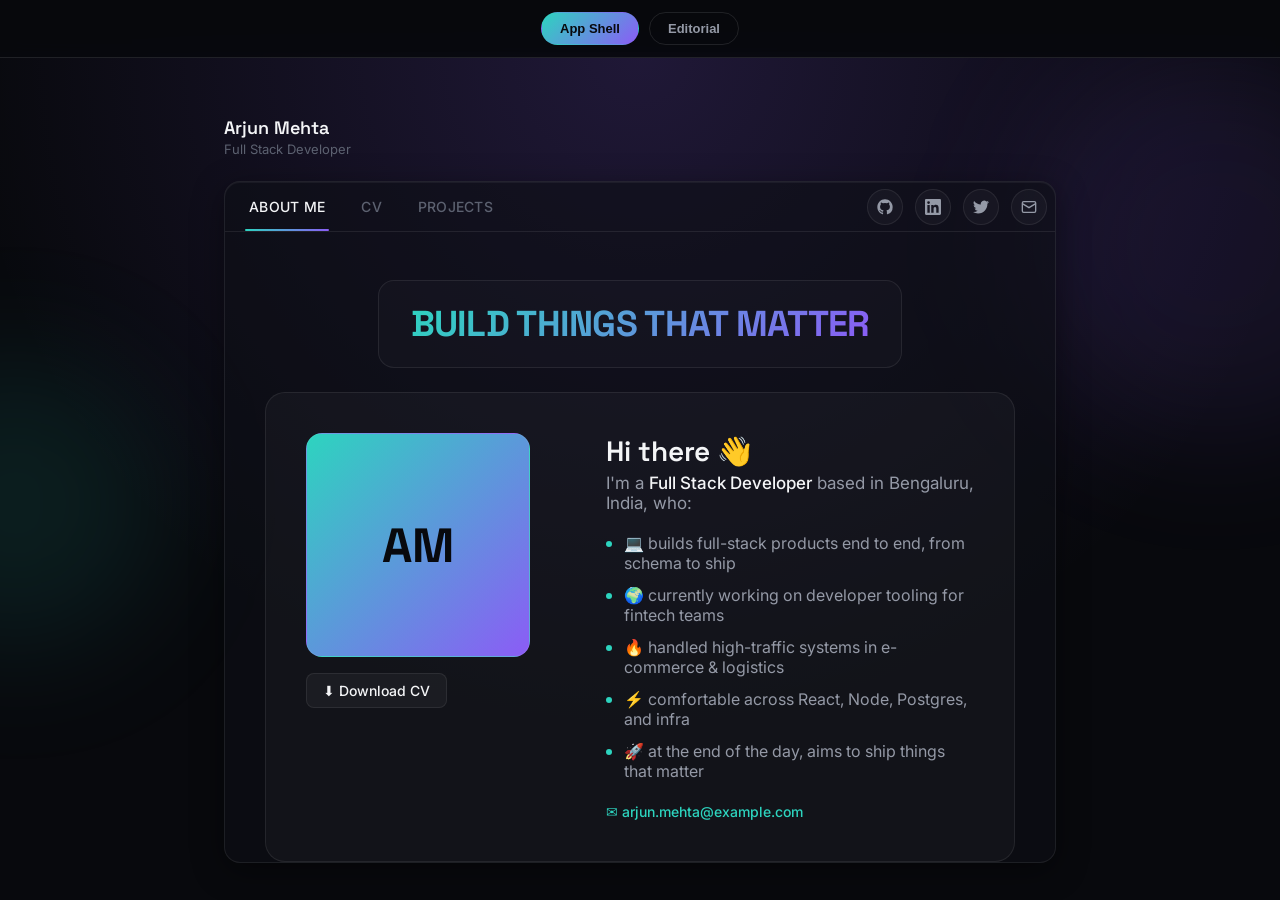
<file: index.html>
<!DOCTYPE html>
<html lang="en">
<head>
<meta charset="UTF-8">
<meta name="viewport" content="width=device-width, initial-scale=1.0">
<title>Portfolio — ResumeAI</title>
<style>
  :root{ --bg:#08090D; --text:#F4F5F7; --teal:#2DD4BF; --violet:#8B5CF6; --line:rgba(255,255,255,0.10); }
  *{box-sizing:border-box;}
  html,body{margin:0;padding:0;background:var(--bg);height:100%;font-family:'Inter',sans-serif;}
  .switcher-bar{
    position:fixed; top:0; left:0; right:0; z-index:100;
    display:flex; align-items:center; justify-content:center; gap:10px;
    padding:12px; background:rgba(8,9,13,0.85); backdrop-filter:blur(10px);
    border-bottom:1px solid var(--line);
  }
  .switcher-btn{
    appearance:none; border:1px solid var(--line); background:transparent; color:#9499A6;
    padding:8px 18px; border-radius:999px; font-size:13px; font-weight:600; cursor:pointer;
    transition:all .15s ease; font-family:inherit;
  }
  .switcher-btn:hover{ color:var(--text); border-color:var(--teal); }
  .switcher-btn.active{
    color:#08090D; background:linear-gradient(135deg,var(--teal),var(--violet)); border-color:transparent;
  }
  .pf-frame-wrap{ position:fixed; top:52px; left:0; right:0; bottom:0; }
  iframe{ width:100%; height:100%; border:0; display:block; background:var(--bg); }
</style>
</head>
<body>

<div class="switcher-bar">
  <button class="switcher-btn active" id="btn-appshell" onclick="switchTemplate('appshell')">App Shell</button>
  <button class="switcher-btn" id="btn-editorial" onclick="switchTemplate('editorial')">Editorial</button>
</div>

<div class="pf-frame-wrap">
  <iframe id="pf-frame" src="app-shell.html" title="Portfolio preview"></iframe>
</div>

<script>
  const FRAME = document.getElementById('pf-frame');
  const SRC = { appshell: 'app-shell.html', editorial: 'editorial.html' };

  function switchTemplate(key) {
    FRAME.src = SRC[key];
    document.getElementById('btn-appshell').classList.toggle('active', key === 'appshell');
    document.getElementById('btn-editorial').classList.toggle('active', key === 'editorial');
  }

  // Allow linking directly to a template, e.g. portfolio/?t=editorial
  const params = new URLSearchParams(window.location.search);
  const initial = params.get('t');
  if (initial && SRC[initial]) switchTemplate(initial);
</script>

</body>
</html>
</file>
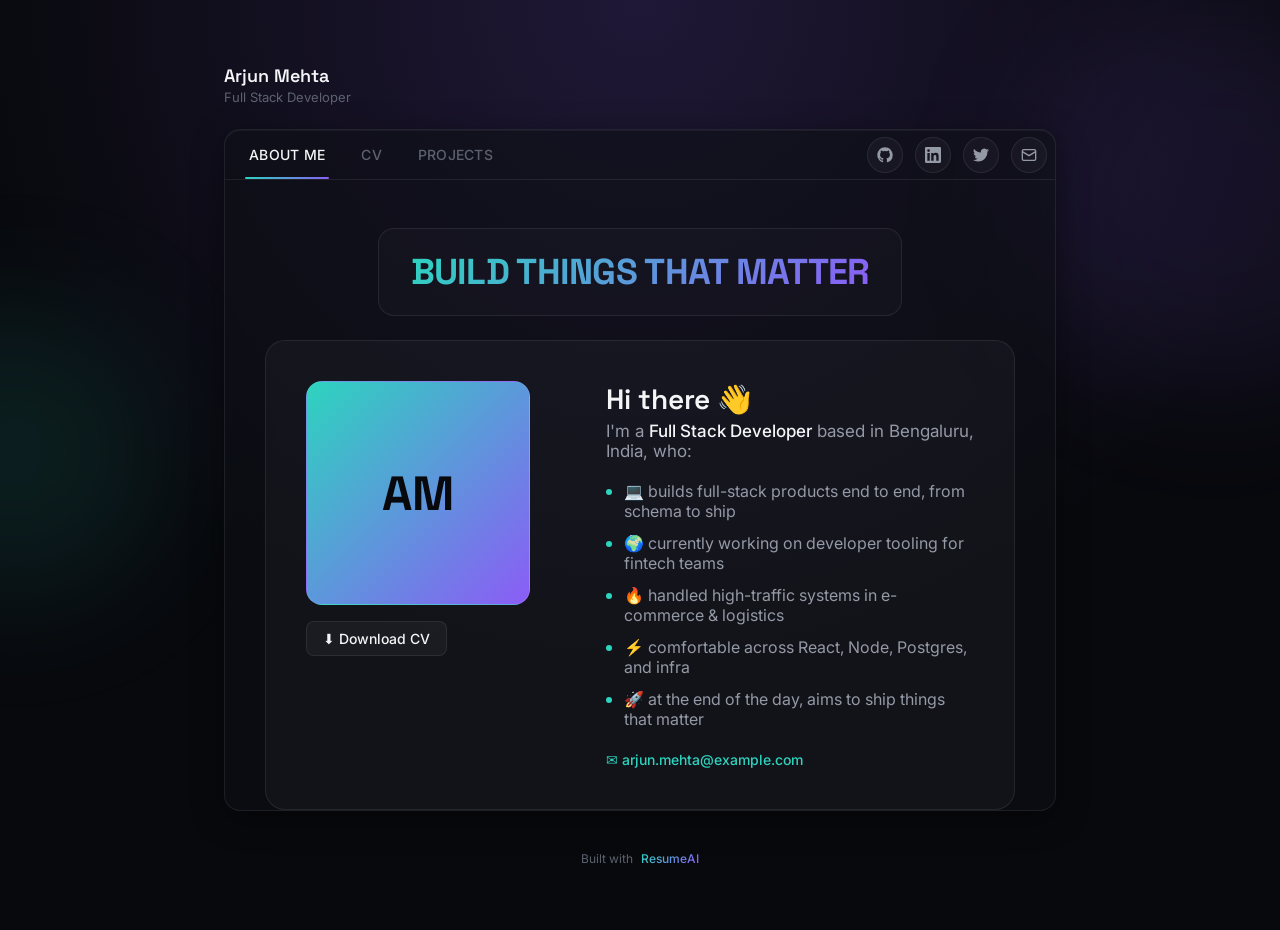
<file: app-shell.html>
<!DOCTYPE html>
<html lang="en">
<head>
<meta charset="UTF-8">
<meta name="viewport" content="width=device-width, initial-scale=1.0">
<title>Portfolio — App Shell</title>
<link rel="stylesheet" href="app-shell.css">
</head>
<body>

<div class="pf-page">
  <div class="pf-glow"></div>
  <div class="pf-glow-l"></div>
  <div class="pf-glow-r"></div>

  <div class="pf-container">
    <header class="pf-header">
      <div>
        <div class="pf-name" id="pf-name"></div>
        <div class="pf-headline" id="pf-headline"></div>
      </div>
    </header>

    <div class="pf-card">
      <nav class="pf-nav">
        <div class="pf-tabs">
          <button class="pf-tab active" data-tab="about">ABOUT ME</button>
          <button class="pf-tab" data-tab="cv">CV</button>
          <button class="pf-tab" data-tab="projects">PROJECTS</button>
        </div>
        <div class="pf-socials" id="pf-socials"></div>
      </nav>

      <div class="pf-panel">
        <!-- ABOUT -->
        <div class="pf-tabpanel active" data-panel="about" id="panel-about"></div>
        <!-- CV -->
        <div class="pf-tabpanel" data-panel="cv" id="panel-cv"></div>
        <!-- PROJECTS -->
        <div class="pf-tabpanel" data-panel="projects" id="panel-projects"></div>
      </div>
    </div>

    <footer class="pf-footer">
      <span>Built with</span><span class="grad-text">ResumeAI</span>
    </footer>
  </div>
</div>

<script src="../portfolio-data.js"></script>
<script src="app-shell.js"></script>
</body>
</html>
</file>
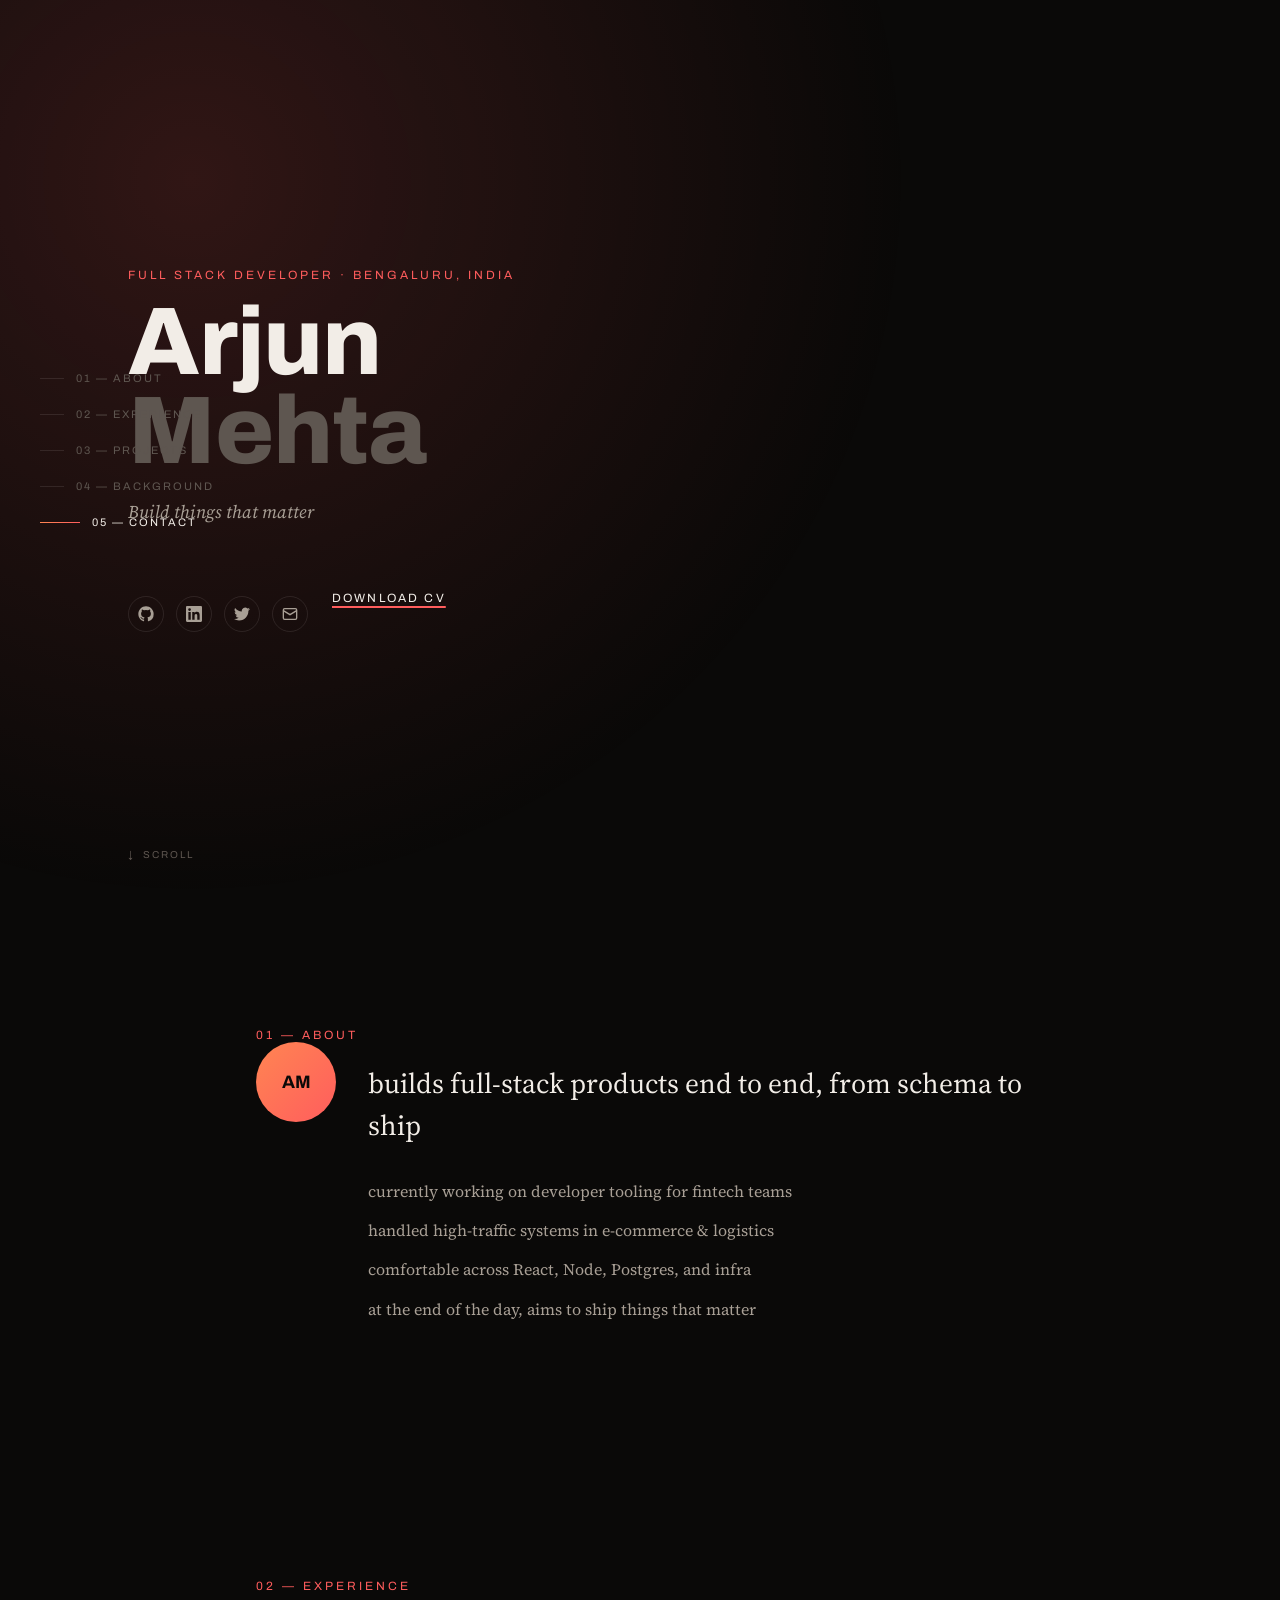
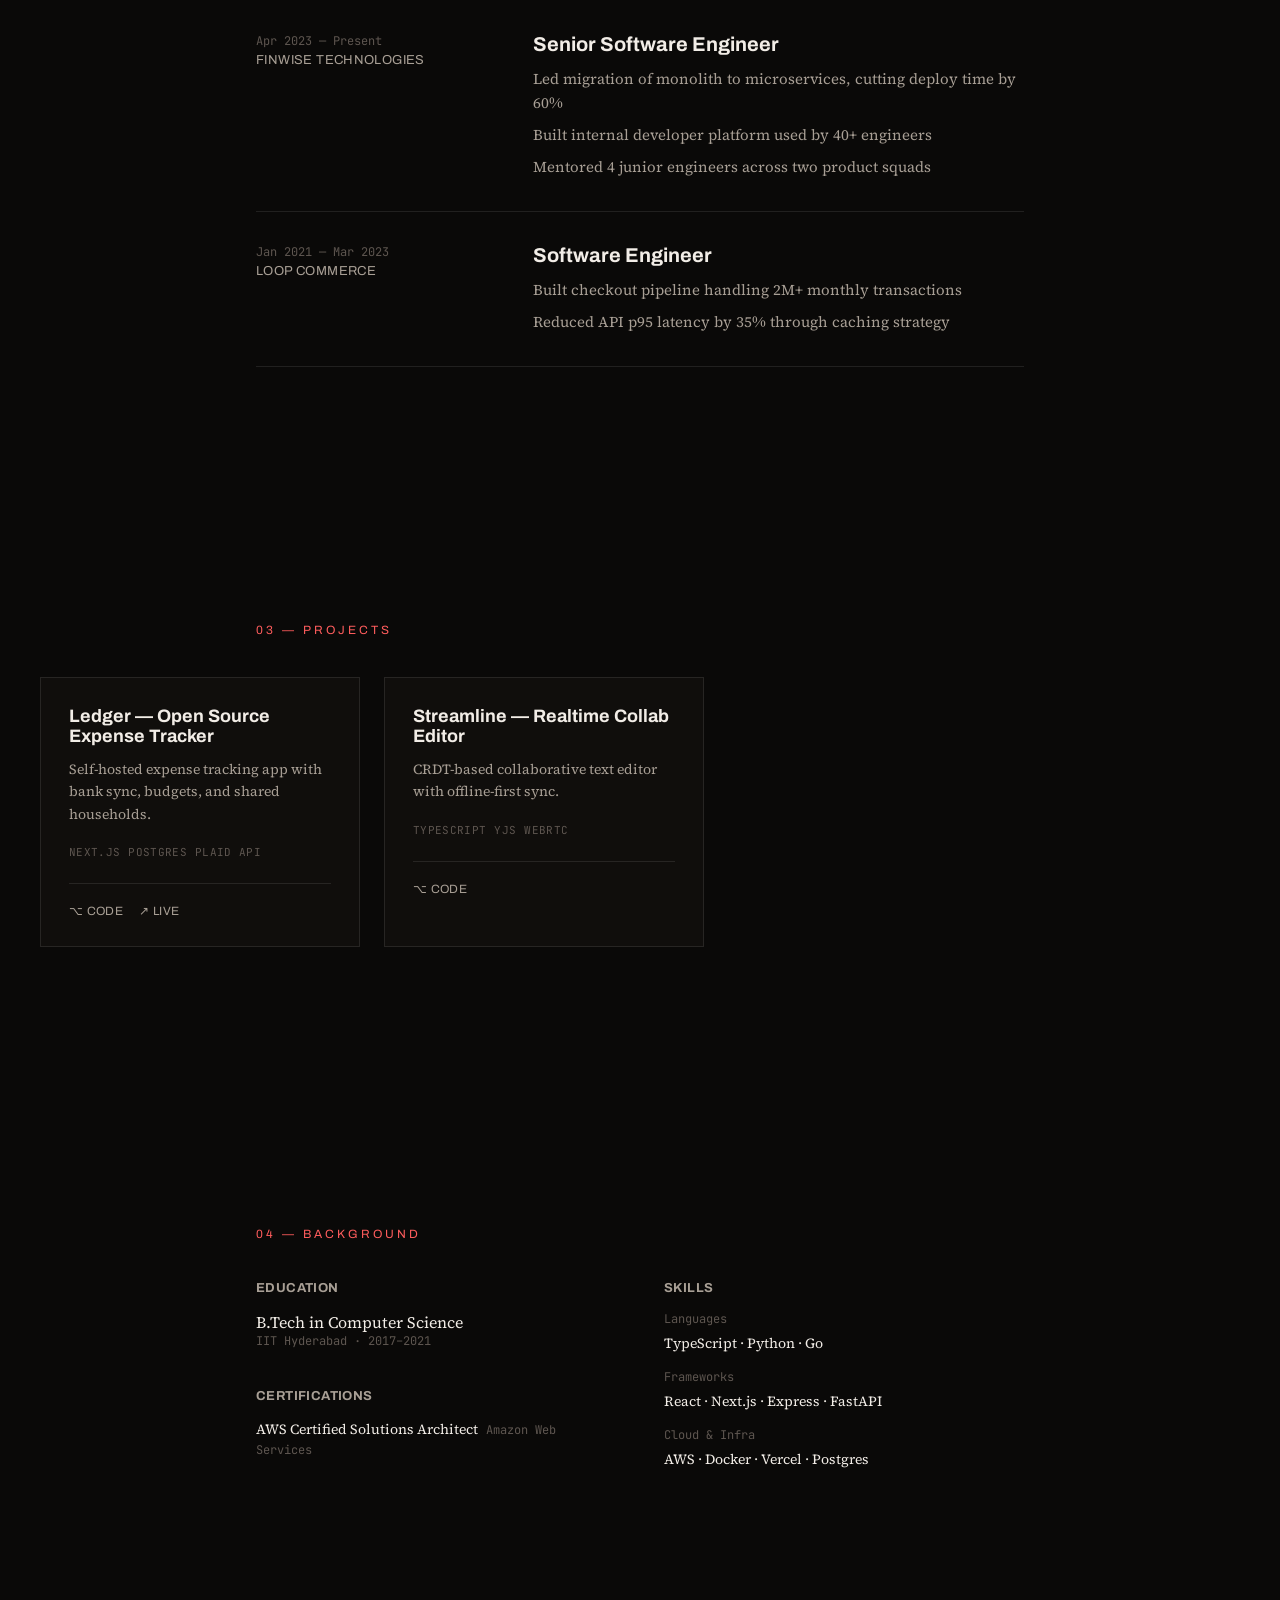
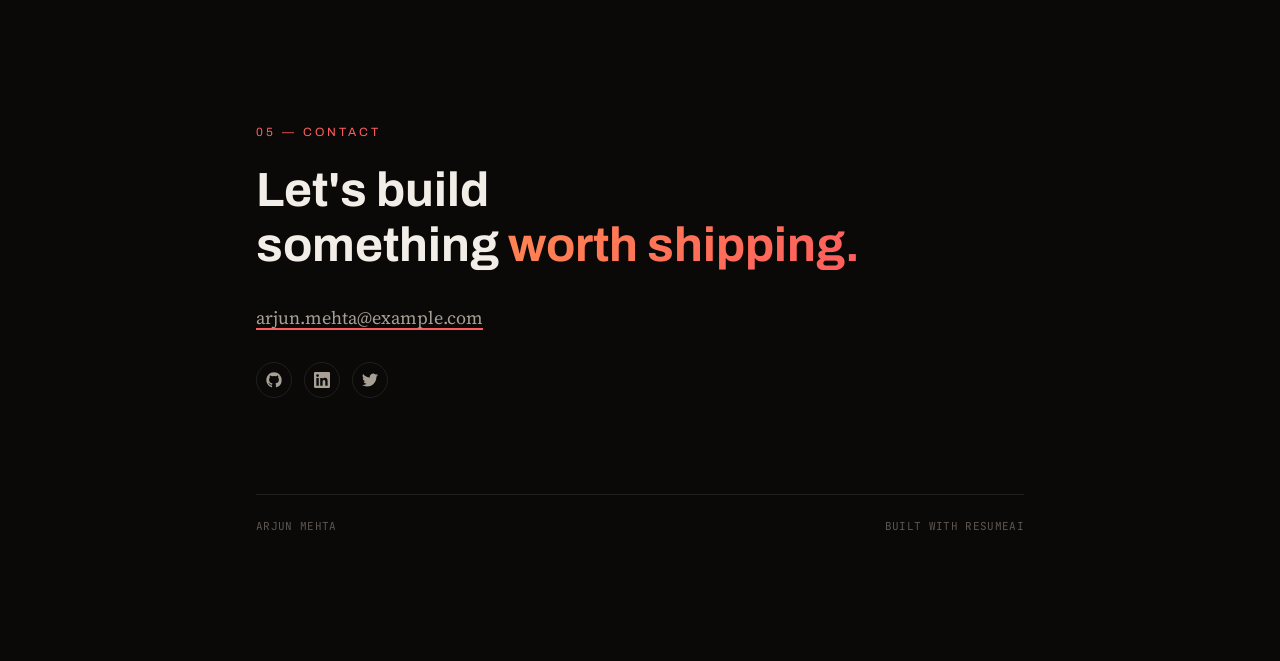
<file: editorial.html>
<!DOCTYPE html>
<html lang="en">
<head>
<meta charset="UTF-8">
<meta name="viewport" content="width=device-width, initial-scale=1.0">
<title>Portfolio — Editorial</title>
<link rel="stylesheet" href="editorial.css">
</head>
<body>

<div class="v2-page">
  <div class="v2-glow"></div>

  <nav class="v2-rail" id="v2-rail" aria-label="Page sections"></nav>

  <main>
    <!-- HERO -->
    <section class="v2-hero" id="hero">
      <p class="v2-hero-tag" id="v2-headline"></p>
      <h1 class="v2-hero-name" id="v2-name"></h1>
      <p class="v2-hero-tagline" id="v2-tagline"></p>
      <div class="v2-hero-actions">
        <div class="v2-contact-socials" id="v2-hero-socials"></div>
        <a class="v2-cv-link" id="v2-cv-link" href="#" download>Download CV</a>
      </div>
      <div class="v2-scroll-hint">
        <span class="v2-bounce">↓</span>
        <span>Scroll</span>
      </div>
    </section>

    <!-- ABOUT -->
    <section class="v2-section" id="about">
      <p class="v2-tag">01 — About</p>
      <div class="v2-about-row">
        <div class="v2-about-avatar" id="v2-avatar"></div>
        <div>
          <p class="v2-lede" id="v2-lede"></p>
          <div class="v2-about-rest" id="v2-about-rest"></div>
        </div>
      </div>
    </section>

    <!-- EXPERIENCE -->
    <section class="v2-section" id="experience">
      <p class="v2-tag">02 — Experience</p>
      <div class="v2-exp-list" id="v2-exp-list"></div>
    </section>

    <!-- PROJECTS -->
    <section class="v2-proj-section" id="projects">
      <div class="v2-proj-head"><p class="v2-tag">03 — Projects</p></div>
      <div class="v2-proj-rail" id="v2-proj-rail"></div>
    </section>

    <!-- BACKGROUND -->
    <section class="v2-section" id="background">
      <p class="v2-tag">04 — Background</p>
      <div class="v2-bg-grid">
        <div>
          <h3 class="v2-bg-h3">Education</h3>
          <div id="v2-edu-list"></div>
          <div id="v2-cert-wrap"></div>
        </div>
        <div>
          <h3 class="v2-bg-h3">Skills</h3>
          <div id="v2-skill-list"></div>
        </div>
      </div>
    </section>

    <!-- CONTACT -->
    <section class="v2-section" id="contact">
      <p class="v2-tag">05 — Contact</p>
      <h2 class="v2-contact-h2">Let's build<br>something <span class="v2-grad-text">worth shipping.</span></h2>
      <a class="v2-contact-email" id="v2-contact-email" href="#"></a>
      <div class="v2-contact-socials" id="v2-contact-socials"></div>
      <footer class="v2-footer">
        <span id="v2-footer-name"></span>
        <span>Built with ResumeAI</span>
      </footer>
    </section>
  </main>
</div>

<script src="../portfolio-data.js"></script>
<script src="editorial.js"></script>
</body>
</html>
</file>
<file: app-shell.css>
/* ══════════════════════════════════════════
   Portfolio Generator v1 — "App Shell"
   Teal → Violet glassmorphism, tabbed nav
   ══════════════════════════════════════════ */

@import url('https://fonts.googleapis.com/css2?family=Space+Grotesk:wght@500;700;800&family=Inter:wght@400;500;600;700&family=JetBrains+Mono:wght@500;700&display=swap');

:root {
  --bg: #08090D;
  --bg-subtle: #0E1016;
  --text: #F4F5F7;
  --text-muted: #9499A6;
  --text-subtle: #5C6170;
  --teal: #2DD4BF;
  --violet: #8B5CF6;
  --amber: #F5A524;
  --border: rgba(255,255,255,0.08);
}

* { box-sizing: border-box; }
html, body {
  margin: 0; padding: 0;
  background: var(--bg); color: var(--text);
  font-family: 'Inter', sans-serif;
  -webkit-font-smoothing: antialiased;
}
a { color: inherit; text-decoration: none; }
button { font-family: inherit; cursor: pointer; }

.grad-text {
  background: linear-gradient(135deg, var(--teal), var(--violet));
  -webkit-background-clip: text; background-clip: text;
  -webkit-text-fill-color: transparent;
}

.pf-page {
  position: relative; min-height: 100vh; overflow: hidden;
}
.pf-glow {
  position: absolute; inset: 0; pointer-events: none;
  background: radial-gradient(circle at 50% 0%, rgba(139,92,246,0.18), transparent 60%);
}
.pf-glow-l {
  position: absolute; left: -128px; top: 33%; width: 288px; height: 288px;
  border-radius: 50%; background: rgba(45,212,191,0.10); filter: blur(64px);
  pointer-events: none;
}
.pf-glow-r {
  position: absolute; right: -128px; top: 0; width: 384px; height: 384px;
  border-radius: 50%; background: rgba(139,92,246,0.10); filter: blur(64px);
  pointer-events: none;
}

.pf-container { position: relative; max-width: 880px; margin: 0 auto; padding: 40px 16px 64px; }
@media (min-width: 640px) { .pf-container { padding: 64px 24px; } }

.pf-header { display: flex; align-items: center; justify-content: space-between; margin-bottom: 8px; }
.pf-name { font-family: 'Space Grotesk', sans-serif; font-size: 18px; font-weight: 600; }
.pf-headline { font-size: 13px; color: var(--text-subtle); margin-top: 2px; }

.pf-card {
  margin-top: 24px; border-radius: 16px;
  border: 1px solid var(--border); background: rgba(14,16,22,0.6);
  box-shadow: 0 1px 1px rgba(255,255,255,0.06) inset, 0 8px 32px rgba(0,0,0,0.4);
}

/* Tabs nav */
.pf-nav {
  display: flex; align-items: center; justify-content: space-between;
  border-bottom: 1px solid var(--border); padding: 0 8px;
}
.pf-tabs { display: flex; gap: 4px; }
.pf-tab {
  position: relative; padding: 16px 16px; border: none; background: transparent;
  font-size: 14px; font-weight: 500; letter-spacing: .02em;
  color: var(--text-subtle); transition: color .15s;
}
.pf-tab:hover { color: var(--text-muted); }
.pf-tab.active { color: var(--text); }
.pf-tab.active::after {
  content: ''; position: absolute; left: 12px; right: 12px; bottom: 0; height: 2px;
  border-radius: 2px; background: linear-gradient(135deg, var(--teal), var(--violet));
}
.pf-socials { display: none; align-items: center; gap: 12px; }
@media (min-width: 640px) { .pf-socials { display: flex; } }
.soc-i {
  display: flex; align-items: center; justify-content: center;
  width: 36px; height: 36px; border-radius: 50%;
  border: 1px solid var(--border); background: rgba(255,255,255,0.03);
  color: var(--text-muted); transition: color .15s, border-color .15s;
}
.soc-i:hover { color: var(--teal); border-color: rgba(45,212,191,0.4); }

.pf-panel { padding: 0 24px; }
@media (min-width: 640px) { .pf-panel { padding: 0 40px; } }
.pf-tabpanel { display: none; }
.pf-tabpanel.active { display: block; animation: pfFadeIn .2s ease; }
@keyframes pfFadeIn { from { opacity: 0; } to { opacity: 1; } }

/* About tab */
.pf-tagline-wrap { display: flex; justify-content: center; padding: 48px 0 0; }
.pf-tagline {
  border-radius: 16px; border: 1px solid var(--border); background: rgba(255,255,255,0.02);
  padding: 20px 32px; text-align: center;
}
.pf-tagline h1 {
  margin: 0; font-family: 'Space Grotesk', sans-serif; font-size: 28px; font-weight: 700;
  letter-spacing: -0.02em;
}
@media (min-width: 640px) { .pf-tagline h1 { font-size: 36px; } }

.pf-about-grid {
  margin-top: 24px; padding: 32px; display: grid; gap: 40px;
  border-radius: 20px; border: 1px solid var(--border); background: rgba(255,255,255,0.03);
}
@media (min-width: 640px) { .pf-about-grid { grid-template-columns: 260px 1fr; padding: 40px; } }

.pf-avatar-col { display: flex; flex-direction: column; align-items: center; gap: 16px; }
@media (min-width: 640px) { .pf-avatar-col { align-items: flex-start; } }
.pf-avatar {
  width: 192px; height: 192px; border-radius: 16px; overflow: hidden;
  border: 1px solid var(--border); position: relative;
  display: flex; align-items: center; justify-content: center;
  background: linear-gradient(135deg, var(--teal), var(--violet));
  font-family: 'Space Grotesk', sans-serif; font-size: 48px; font-weight: 700; color: var(--bg);
}
@media (min-width: 640px) { .pf-avatar { width: 224px; height: 224px; } }
.pf-avatar img { width: 100%; height: 100%; object-fit: cover; }
.pf-dl-cv {
  display: inline-flex; align-items: center; gap: 8px; padding: 8px 16px; border-radius: 8px;
  border: 1px solid var(--border); background: rgba(255,255,255,0.04);
  font-size: 14px; font-weight: 500; color: var(--text); transition: border-color .15s, background .15s;
}
.pf-dl-cv:hover { border-color: rgba(45,212,191,0.4); background: rgba(255,255,255,0.07); }

.pf-hi { font-family: 'Space Grotesk', sans-serif; font-size: 24px; font-weight: 600; margin: 0; }
@media (min-width: 640px) { .pf-hi { font-size: 28px; } }
.pf-intro { font-size: 17px; color: var(--text-muted); margin: 4px 0 20px; }
.pf-intro strong { color: var(--text); font-weight: 500; }
.pf-bio-list { list-style: none; margin: 0 0 20px; padding: 0; display: flex; flex-direction: column; gap: 12px; }
.pf-bio-list li { display: flex; align-items: flex-start; gap: 12px; color: var(--text-muted); }
.pf-bio-dot { margin-top: 8px; width: 6px; height: 6px; flex-shrink: 0; border-radius: 50%; background: var(--teal); }
.pf-email-link { display: inline-flex; align-items: center; gap: 8px; font-size: 14px; font-weight: 500; color: var(--teal); }
.pf-email-link:hover { text-decoration: underline; }

/* CV tab */
.pf-section { margin-bottom: 56px; }
.pf-section h2 {
  display: flex; align-items: center; gap: 8px;
  font-family: 'Space Grotesk', sans-serif; font-size: 20px; font-weight: 600; margin: 0 0 24px;
}
.pf-timeline { position: relative; padding-left: 32px; border-left: 1px solid var(--border); display: flex; flex-direction: column; gap: 32px; }
.pf-tl-item { position: relative; }
.pf-tl-dot {
  position: absolute; left: -38px; top: 6px; width: 12px; height: 12px; border-radius: 50%;
  border: 2px solid var(--bg); background: linear-gradient(135deg, var(--teal), var(--violet));
}
.pf-tl-head { display: flex; flex-wrap: wrap; align-items: baseline; justify-content: space-between; gap: 8px; }
.pf-tl-head h3 { margin: 0; font-weight: 500; }
.pf-tl-date { font-family: 'JetBrains Mono', monospace; font-size: 12px; color: var(--text-subtle); }
.pf-tl-company { font-size: 14px; color: var(--teal); margin: 2px 0 0; }
.pf-tl-bullets { margin: 8px 0 0; padding: 0; list-style: none; display: flex; flex-direction: column; gap: 6px; }
.pf-tl-bullets li { display: flex; gap: 8px; font-size: 14px; color: var(--text-muted); }
.pf-tl-bullets li::before { content: ''; margin-top: 6px; width: 4px; height: 4px; flex-shrink: 0; border-radius: 50%; background: var(--text-subtle); }

.pf-edu-card, .pf-cert-card {
  border-radius: 12px; border: 1px solid var(--border); background: #0E1016; padding: 20px; margin-bottom: 16px;
}
.pf-edu-head { display: flex; flex-wrap: wrap; align-items: baseline; justify-content: space-between; gap: 8px; }
.pf-edu-head h3 { margin: 0; font-weight: 500; }
.pf-edu-inst { font-size: 14px; color: var(--text-muted); margin: 0; }

.pf-skill-group { margin-bottom: 16px; }
.pf-skill-cat { font-size: 11px; font-weight: 600; text-transform: uppercase; letter-spacing: .08em; color: var(--text-subtle); margin: 0 0 8px; }
.pf-badges { display: flex; flex-wrap: wrap; gap: 8px; }
.pf-badge {
  display: inline-flex; align-items: center; border-radius: 999px;
  border: 1px solid var(--border); background: rgba(255,255,255,0.04);
  padding: 4px 12px; font-size: 12px; font-weight: 500; color: var(--text-muted);
}
.pf-cert-grid { display: grid; gap: 16px; }
@media (min-width: 640px) { .pf-cert-grid { grid-template-columns: 1fr 1fr; } }
.pf-cert-name { margin: 0; font-weight: 500; }
.pf-cert-issuer { margin: 4px 0 0; font-size: 14px; color: var(--text-muted); }
.pf-cert-date { margin: 4px 0 0; font-family: 'JetBrains Mono', monospace; font-size: 12px; color: var(--text-subtle); }

/* Projects tab */
.pf-proj-grid { display: grid; gap: 24px; padding-bottom: 24px; }
@media (min-width: 640px) { .pf-proj-grid { grid-template-columns: 1fr 1fr; } }
.pf-proj-card {
  display: flex; flex-direction: column; justify-content: space-between;
  border-radius: 20px; border: 1px solid var(--border); background: rgba(255,255,255,0.03);
  padding: 24px; transition: box-shadow .2s;
}
.pf-proj-card:hover { box-shadow: 0 0 40px rgba(139,92,246,0.25); }
.pf-proj-title { margin: 0; font-family: 'Space Grotesk', sans-serif; font-size: 18px; font-weight: 600; }
.pf-proj-desc { margin: 8px 0 0; font-size: 14px; color: var(--text-muted); }
.pf-proj-tags { margin-top: 16px; display: flex; flex-wrap: wrap; gap: 8px; }
.pf-proj-links { margin-top: 20px; display: flex; gap: 16px; }
.pf-proj-link {
  display: inline-flex; align-items: center; gap: 6px; font-size: 14px; font-weight: 500;
  color: var(--text-muted); transition: color .15s;
}
.pf-proj-link:hover { color: var(--teal); }

.pf-footer { margin-top: 40px; display: flex; align-items: center; justify-content: center; gap: 8px; font-size: 12px; color: var(--text-subtle); }
.pf-footer .grad-text { font-weight: 500; }
</file>
<file: editorial.css>
/* ══════════════════════════════════════════
   Portfolio Generator v2 — "Editorial"
   Amber → Coral, serif body copy, scroll-spy side rail
   ══════════════════════════════════════════ */

@import url('https://fonts.googleapis.com/css2?family=Archivo:wght@500;600;700;800&family=Source+Serif+4:ital,wght@0,400;0,600;1,400&family=JetBrains+Mono:wght@500&display=swap');

:root {
  --bg: #0A0908;
  --bg-raised: #141210;
  --ink: #F2EDE7;
  --ink-muted: #A89F95;
  --ink-subtle: #5E5650;
  --line: rgba(242,237,231,0.10);
  --coral: #FF5D5D;
  --amber: #FF8552;
}

* { box-sizing: border-box; }
html, body {
  margin: 0; padding: 0;
  background: var(--bg); color: var(--ink);
  font-family: 'Source Serif 4', Georgia, serif;
  -webkit-font-smoothing: antialiased;
}
a { color: inherit; text-decoration: none; }
button { font-family: inherit; cursor: pointer; background: none; border: none; }

.v2-display { font-family: 'Archivo', sans-serif; }
.v2-mono { font-family: 'JetBrains Mono', monospace; }
.v2-grad-text {
  background: linear-gradient(135deg, var(--amber), var(--coral));
  -webkit-background-clip: text; background-clip: text;
  -webkit-text-fill-color: transparent;
}

.v2-page { position: relative; }
.v2-glow {
  position: fixed; inset: 0; pointer-events: none;
  background: radial-gradient(circle at 15% 20%, rgba(255,93,93,0.16), transparent 55%);
}

/* Side rail nav */
.v2-rail {
  display: none; position: fixed; left: 40px; top: 50%; transform: translateY(-50%);
  flex-direction: column; gap: 24px; z-index: 50;
}
@media (min-width: 1024px) { .v2-rail { display: flex; } }
.v2-rail-item { display: flex; align-items: center; gap: 12px; background: none; border: none; cursor: pointer; padding: 0; }
.v2-rail-line { height: 1px; width: 24px; background: var(--line); transition: all .3s; }
.v2-rail-item.active .v2-rail-line { width: 40px; background: linear-gradient(135deg, var(--amber), var(--coral)); }
.v2-rail-label {
  font-family: 'Archivo', sans-serif; font-size: 11px; text-transform: uppercase;
  letter-spacing: .18em; color: var(--ink-subtle); transition: color .3s;
}
.v2-rail-item.active .v2-rail-label { color: var(--ink); }
.v2-rail-item:hover .v2-rail-label { color: var(--ink-muted); }

/* Hero */
.v2-hero {
  position: relative; min-height: 100vh; display: flex; flex-direction: column; justify-content: center;
  padding: 0 24px;
}
@media (min-width: 640px) { .v2-hero { padding: 0 64px; } }
@media (min-width: 1024px) { .v2-hero { padding: 0 128px; } }
.v2-hero-tag { font-family: 'Archivo', sans-serif; font-size: 12px; text-transform: uppercase; letter-spacing: .25em; color: var(--coral); margin: 0; }
.v2-hero-name {
  margin: 16px 0 0; font-family: 'Archivo', sans-serif; font-weight: 800;
  font-size: clamp(40px, 14vw, 96px); line-height: 0.92; letter-spacing: -0.01em;
}
.v2-hero-name .last { color: var(--ink-subtle); }
.v2-hero-tagline { margin: 24px 0 0; max-width: 420px; font-size: 18px; font-style: italic; color: var(--ink-muted); }
.v2-hero-actions { margin-top: 40px; display: flex; align-items: center; gap: 24px; }
.v2-cv-link {
  font-family: 'Archivo', sans-serif; font-size: 12px; text-transform: uppercase; letter-spacing: .18em;
  color: var(--ink); text-decoration: underline; text-decoration-color: var(--coral);
  text-decoration-thickness: 2px; text-underline-offset: 4px; transition: color .15s;
}
.v2-cv-link:hover { color: var(--coral); }
.v2-scroll-hint {
  position: absolute; left: 24px; bottom: 40px; display: flex; align-items: center; gap: 8px;
  color: var(--ink-subtle);
}
@media (min-width: 640px) { .v2-scroll-hint { left: 64px; } }
@media (min-width: 1024px) { .v2-scroll-hint { left: 128px; } }
.v2-scroll-hint span { font-family: 'Archivo', sans-serif; font-size: 10px; text-transform: uppercase; letter-spacing: .2em; }
.v2-bounce { animation: v2Bounce 1.4s ease-in-out infinite; }
@keyframes v2Bounce { 0%,100% { transform: translateY(0); } 50% { transform: translateY(5px); } }

/* Shared section width */
.v2-section { position: relative; max-width: 768px; margin: 0 auto; padding: 128px 24px; }
@media (min-width: 640px) { .v2-section { padding: 128px 64px; } }
@media (min-width: 1024px) { .v2-section { padding: 128px 0; } }
.v2-tag { font-family: 'Archivo', sans-serif; font-size: 12px; text-transform: uppercase; letter-spacing: .25em; color: var(--coral); margin: 0; }

/* About */
.v2-about-row { display: flex; align-items: flex-start; gap: 32px; margin-top: 0; }
.v2-about-avatar {
  display: none; flex-shrink: 0; width: 80px; height: 80px; border-radius: 50%;
  align-items: center; justify-content: center; overflow: hidden;
  background: linear-gradient(135deg, var(--amber), var(--coral));
  font-family: 'Archivo', sans-serif; font-size: 18px; font-weight: 700; color: var(--bg);
}
@media (min-width: 640px) { .v2-about-avatar { display: flex; } }
.v2-about-avatar img { width: 100%; height: 100%; object-fit: cover; border-radius: 50%; }
.v2-lede { margin: 20px 0 0; font-size: 24px; line-height: 1.5; color: var(--ink); }
@media (min-width: 640px) { .v2-lede { font-size: 28px; } }
.v2-about-rest { margin-top: 32px; display: flex; flex-direction: column; gap: 12px; }
.v2-about-rest p { margin: 0; font-size: 16px; line-height: 1.7; color: var(--ink-muted); }

/* Experience */
.v2-exp-list { margin-top: 40px; }
.v2-exp-row {
  display: grid; grid-template-columns: 1fr; gap: 8px;
  padding: 32px 0; border-bottom: 1px solid var(--line);
}
.v2-exp-row:first-child { padding-top: 0; }
@media (min-width: 640px) { .v2-exp-row { grid-template-columns: 1fr 2fr; gap: 32px; } }
.v2-exp-date { font-family: 'JetBrains Mono', monospace; font-size: 12px; color: var(--ink-subtle); margin: 0; }
.v2-exp-company { font-family: 'Archivo', sans-serif; font-size: 13px; text-transform: uppercase; letter-spacing: .03em; color: var(--ink-muted); margin: 4px 0 0; }
.v2-exp-role { font-family: 'Archivo', sans-serif; font-size: 20px; color: var(--ink); margin: 0; transition: color .15s; }
.v2-exp-row:hover .v2-exp-role { color: var(--coral); }
.v2-exp-bullets { margin: 12px 0 0; padding: 0; list-style: none; display: flex; flex-direction: column; gap: 8px; }
.v2-exp-bullets li { font-size: 15px; line-height: 1.6; color: var(--ink-muted); }

/* Projects (horizontal rail) */
.v2-proj-section { padding: 128px 0; }
.v2-proj-head { max-width: 768px; margin: 0 auto; padding: 0 24px; }
@media (min-width: 640px) { .v2-proj-head { padding: 0 64px; } }
@media (min-width: 1024px) { .v2-proj-head { padding: 0; } }
.v2-proj-rail {
  margin-top: 40px; display: flex; gap: 24px; overflow-x: auto; padding: 0 24px 24px;
  scrollbar-width: none;
}
.v2-proj-rail::-webkit-scrollbar { display: none; }
@media (min-width: 640px) { .v2-proj-rail { padding: 0 64px 24px; } }
@media (min-width: 1024px) { .v2-proj-rail { padding-left: max(2rem, calc(50% - 37.5rem)); padding-right: 24px; } }
.v2-proj-card {
  flex-shrink: 0; width: 320px; padding: 28px; border: 1px solid var(--line);
  background: rgba(20,18,16,0.6); transition: border-color .15s;
}
.v2-proj-card:hover { border-color: rgba(255,93,93,.4); }
.v2-proj-title { font-family: 'Archivo', sans-serif; font-size: 18px; color: var(--ink); margin: 0; }
.v2-proj-desc { margin: 12px 0 0; font-size: 14px; line-height: 1.6; color: var(--ink-muted); }
.v2-proj-tags { margin-top: 20px; display: flex; flex-wrap: wrap; gap: 12px 8px; }
.v2-proj-tags span { font-family: 'JetBrains Mono', monospace; font-size: 11px; text-transform: uppercase; letter-spacing: .03em; color: var(--ink-subtle); }
.v2-proj-links { margin-top: 24px; display: flex; gap: 16px; padding-top: 20px; border-top: 1px solid var(--line); }
.v2-proj-link {
  display: inline-flex; align-items: center; gap: 6px; font-family: 'Archivo', sans-serif;
  font-size: 12px; text-transform: uppercase; letter-spacing: .03em; color: var(--ink-muted);
  transition: color .15s;
}
.v2-proj-link:hover { color: var(--coral); }

/* Background (education/skills) */
.v2-bg-grid { margin-top: 40px; display: grid; gap: 48px; }
@media (min-width: 640px) { .v2-bg-grid { grid-template-columns: 1fr 1fr; } }
.v2-bg-h3 { font-family: 'Archivo', sans-serif; font-size: 13px; text-transform: uppercase; letter-spacing: .03em; color: var(--ink-muted); margin: 0; }
.v2-edu-item, .v2-skill-item { margin-top: 16px; }
.v2-edu-degree { font-size: 16px; color: var(--ink); margin: 0; }
.v2-edu-meta { font-family: 'JetBrains Mono', monospace; font-size: 12px; color: var(--ink-subtle); margin: 0; }
.v2-cert-name { font-size: 14px; color: var(--ink); margin: 0; }
.v2-cert-issuer { font-family: 'JetBrains Mono', monospace; font-size: 12px; color: var(--ink-subtle); margin-left: 8px; }
.v2-skill-cat { font-family: 'JetBrains Mono', monospace; font-size: 12px; color: var(--ink-subtle); margin: 0; }
.v2-skill-items { margin: 6px 0 0; font-size: 14px; color: var(--ink); }

/* Contact */
.v2-contact-h2 {
  margin: 24px 0 0; font-family: 'Archivo', sans-serif; font-size: 36px; line-height: 1.15; color: var(--ink);
}
@media (min-width: 640px) { .v2-contact-h2 { font-size: 48px; } }
.v2-contact-email {
  margin-top: 32px; display: inline-block; font-size: 18px; color: var(--ink-muted);
  text-decoration: underline; text-decoration-color: var(--coral); text-decoration-thickness: 2px;
  text-underline-offset: 4px; transition: color .15s;
}
.v2-contact-email:hover { color: var(--ink); }
.v2-contact-socials { margin-top: 32px; display: flex; gap: 12px; }
.v2-footer {
  margin-top: 96px; display: flex; align-items: center; justify-content: space-between;
  border-top: 1px solid var(--line); padding-top: 24px;
  font-family: 'JetBrains Mono', monospace; font-size: 11px; text-transform: uppercase;
  letter-spacing: .03em; color: var(--ink-subtle);
}

.v2-soc-i {
  display: flex; align-items: center; justify-content: center;
  width: 36px; height: 36px; border-radius: 50%;
  border: 1px solid var(--line); color: var(--ink-muted);
  transition: color .15s, border-color .15s;
}
.v2-soc-i:hover { color: var(--coral); border-color: rgba(255,93,93,.4); }
</file>
